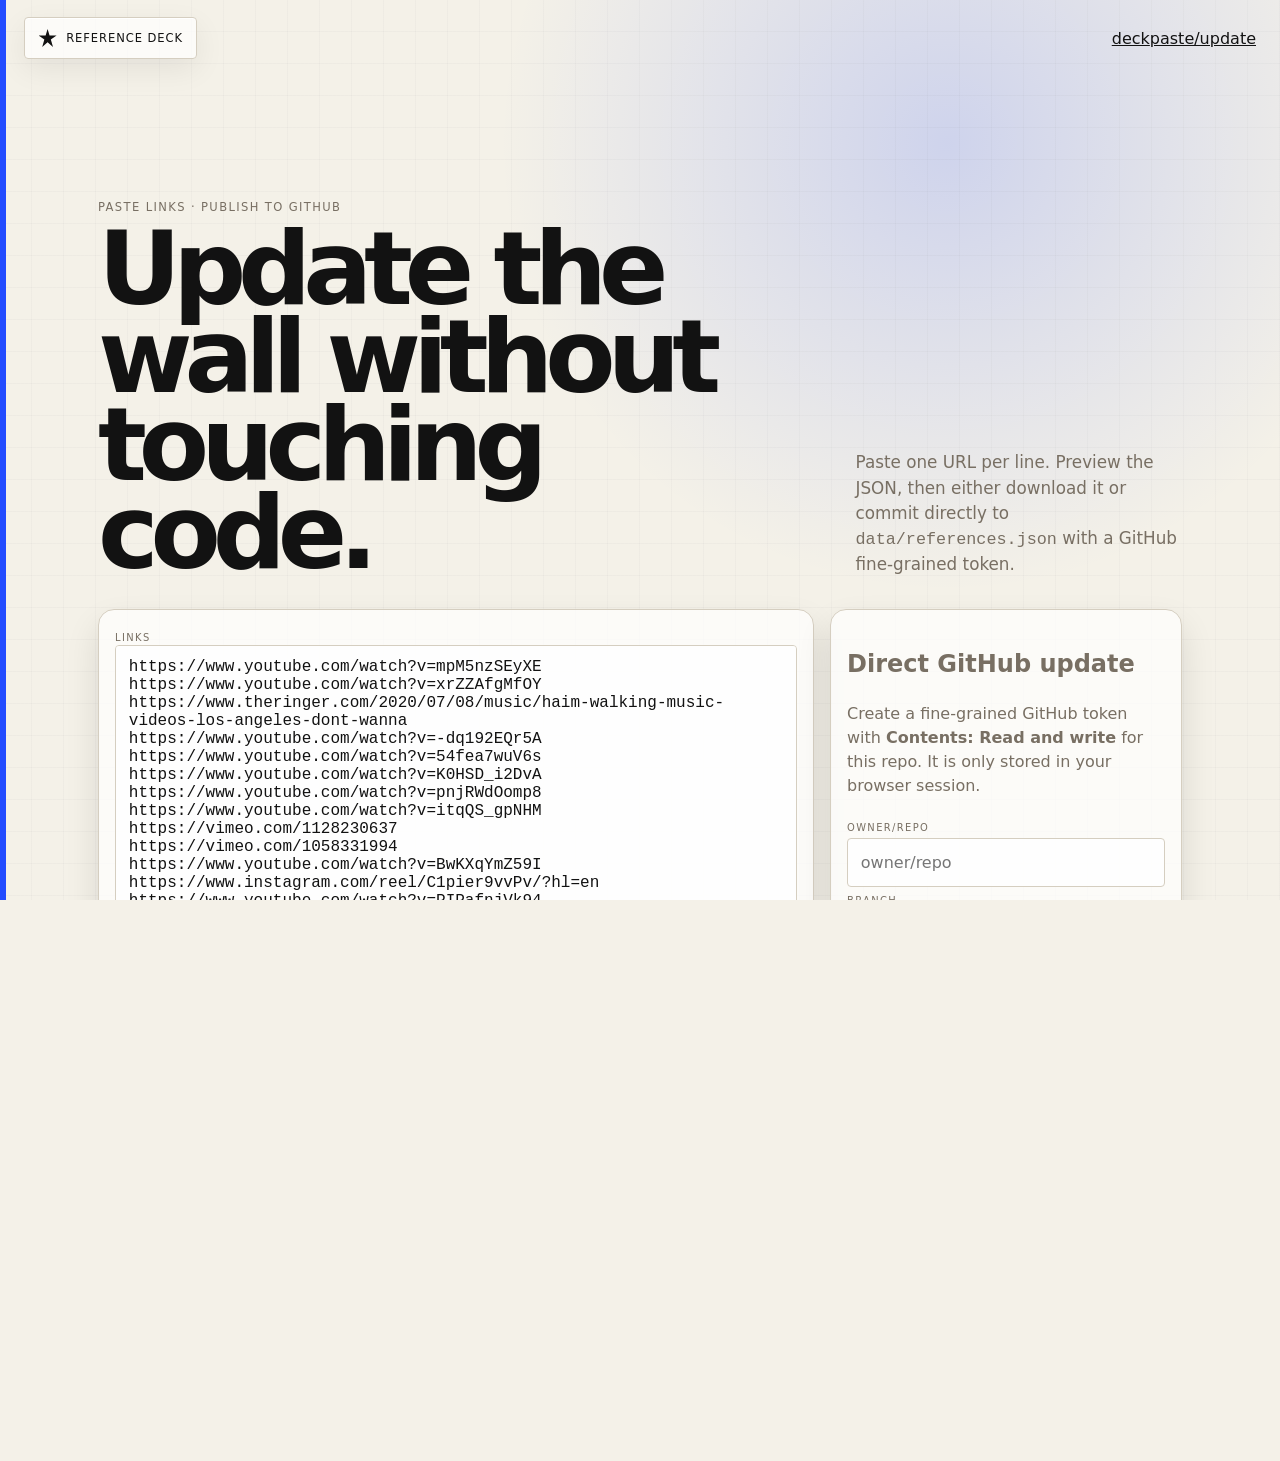
<file: admin.html>
<!doctype html>
<html lang="en">
  <head>
    <meta charset="utf-8" />
    <meta name="viewport" content="width=device-width, initial-scale=1" />
    <title>Update Reference Deck</title>
    <link rel="stylesheet" href="styles.css" />
  </head>
  <body>
    <header class="site-header">
      <a class="brand" href="./"><span class="brand-mark"></span><span>Reference Deck</span></a>
      <nav class="nav"><a href="index.html">deck</a><a href="admin.html">paste/update</a></nav>
    </header>

    <main>
      <section class="hero">
        <div>
          <p class="eyebrow">paste links · publish to GitHub</p>
          <h1>Update the wall without touching code.</h1>
        </div>
        <p class="hero-copy">Paste one URL per line. Preview the JSON, then either download it or commit directly to <code>data/references.json</code> with a GitHub fine-grained token.</p>
      </section>

      <section class="admin-layout">
        <div class="panel">
          <label>
            <span>links</span>
            <textarea id="links" spellcheck="false" placeholder="https://www.youtube.com/watch?v=..."></textarea>
          </label>
          <div class="actions">
            <button id="preview" class="primary" type="button">Preview JSON</button>
            <button id="download" type="button">Download references.json</button>
          </div>
          <p id="status" class="status" role="status"></p>
          <label>
            <span>generated JSON</span>
            <textarea id="json" spellcheck="false"></textarea>
          </label>
        </div>

        <aside class="panel help">
          <h2>Direct GitHub update</h2>
          <p>Create a fine-grained GitHub token with <strong>Contents: Read and write</strong> for this repo. It is only stored in your browser session.</p>
          <label><span>owner/repo</span><input id="repo" placeholder="owner/repo" /></label>
          <label><span>branch</span><input id="branch" value="main" /></label>
          <label><span>token</span><input id="token" type="password" placeholder="github_pat_..." /></label>
          <div class="actions"><button id="commit" class="primary" type="button">Commit to repo</button></div>
          <p>Prefer local? Replace <code>data/references.json</code>, then run <code>git add data/references.json && git commit -m "Update references" && git push</code>.</p>
        </aside>
      </section>
    </main>

    <script type="module" src="admin.js"></script>
  </body>
</html>
</file>
<file: styles.css>
:root {
  --paper: #f4f1e8;
  --ink: #121212;
  --muted: #786f63;
  --rule: #d5cec0;
  --blue: #234cff;
  --red: #ff3b2f;
  --card: rgba(255, 255, 255, 0.82);
  font-family: Inter, ui-sans-serif, system-ui, -apple-system, BlinkMacSystemFont, "Segoe UI", sans-serif;
}

* { box-sizing: border-box; }
html, body { width: 100%; height: 100%; overflow: hidden; }
body {
  margin: 0;
  color: var(--ink);
  background:
    linear-gradient(90deg, transparent 0 31px, rgba(18,18,18,.045) 32px),
    linear-gradient(180deg, transparent 0 31px, rgba(18,18,18,.045) 32px),
    radial-gradient(circle at 74% 16%, rgba(35,76,255,.18), transparent 28rem),
    var(--paper);
  background-size: 32px 32px, 32px 32px, auto, auto;
}
body::before {
  content: "";
  position: fixed;
  inset: 0 auto 0 0;
  width: 6px;
  background: var(--blue);
  z-index: 10;
}
a { color: inherit; }

.topbar {
  position: fixed;
  inset: 14px 18px auto 18px;
  z-index: 20;
  display: grid;
  grid-template-columns: auto minmax(12rem, 28rem) auto;
  gap: 8px;
  align-items: end;
  pointer-events: none;
}
.wordmark, .edit-link, .filter input {
  pointer-events: auto;
  border: 1px solid var(--rule);
  border-radius: 4px;
  background: rgba(255,255,255,.72);
  box-shadow: inset 0 1px 0 rgba(255,255,255,.95), 0 10px 30px rgba(18,18,18,.07);
  backdrop-filter: blur(16px);
}
.wordmark, .edit-link {
  height: 42px;
  display: inline-flex;
  align-items: center;
  gap: .55rem;
  padding: 0 .75rem;
  text-decoration: none;
  font-size: .72rem;
  font-weight: 760;
  letter-spacing: .12em;
  text-transform: uppercase;
  white-space: nowrap;
}
.wordmark span {
  width: 16px;
  height: 16px;
  background: var(--ink);
  clip-path: polygon(50% 0, 61% 36%, 100% 36%, 68% 58%, 80% 100%, 50% 73%, 20% 100%, 32% 58%, 0 36%, 39% 36%);
}
.filter { display: grid; gap: 3px; min-width: 0; }
.filter span, .meta, label span {
  color: var(--muted);
  font-size: .62rem;
  letter-spacing: .14em;
  text-transform: uppercase;
}
input, textarea {
  width: 100%;
  border: 1px solid var(--rule);
  border-radius: 4px;
  background: rgba(255,255,255,.82);
  color: var(--ink);
  padding: .72rem .8rem;
  font: inherit;
}

.stage {
  position: fixed;
  inset: 0;
  padding: 74px 18px 18px 24px;
}
.reference-grid {
  height: 100%;
  display: grid;
  grid-template-columns: repeat(5, minmax(0, 1fr));
  grid-template-rows: repeat(5, minmax(0, 1fr));
  gap: clamp(8px, 1vw, 14px);
  perspective: 1600px;
}
.ref-card {
  min-width: 0;
  min-height: 0;
  transform: translateY(calc((var(--i) % 3) * 3px)) rotate(var(--tilt));
  transition: transform .18s ease, filter .18s ease;
  filter: drop-shadow(0 16px 24px rgba(18,18,18,.13));
}
.ref-card:hover {
  transform: translateY(-8px) rotate(0deg) scale(1.035);
  filter: drop-shadow(0 28px 42px rgba(18,18,18,.20));
  z-index: 5;
}
.ref-link {
  height: 100%;
  display: grid;
  grid-template-rows: minmax(0, 1fr) auto;
  color: inherit;
  text-decoration: none;
  border: 1px solid var(--rule);
  border-radius: 11px;
  background: var(--card);
  overflow: hidden;
}
.thumb-wrap {
  position: relative;
  min-height: 0;
  margin: 8px 8px 0;
  overflow: hidden;
  border-radius: 7px;
  background: #e8e1d6;
}
.thumb {
  width: 100%;
  height: 100%;
  display: block;
  object-fit: cover;
  filter: saturate(.94) contrast(.98);
}
.ref-card:nth-child(4n) .thumb { filter: grayscale(.7) contrast(1.08); }
.ref-card:nth-child(6n) .thumb { filter: saturate(1.2) contrast(1.04); }
.play {
  position: absolute;
  right: 8px;
  bottom: 8px;
  border: 1px solid rgba(18,18,18,.55);
  border-radius: 999px;
  background: rgba(255,255,255,.72);
  padding: .32rem .52rem;
  font-size: .58rem;
  font-weight: 800;
  letter-spacing: .14em;
  text-transform: uppercase;
}
.caption { min-width: 0; padding: 7px 9px 9px; }
.meta { display: flex; justify-content: space-between; gap: .5rem; margin-bottom: 3px; }
.card-title {
  display: -webkit-box;
  -webkit-box-orient: vertical;
  -webkit-line-clamp: 2;
  min-height: 2.16em;
  margin: 0;
  overflow: hidden;
  font-size: clamp(.76rem, .92vw, .98rem);
  line-height: 1.08;
  letter-spacing: -.035em;
}
.type, .note {
  margin: 3px 0 0;
  overflow: hidden;
  color: var(--muted);
  font-size: clamp(.62rem, .72vw, .75rem);
  text-overflow: ellipsis;
  white-space: nowrap;
}
.empty {
  position: fixed;
  inset: 50% auto auto 50%;
  transform: translate(-50%, -50%);
  color: var(--muted);
}

/* Admin page uses the same controls but scrolls because editing long JSON needs room. */
body:has(.admin-layout) { overflow: auto; }
body:has(.admin-layout) .topbar { position: sticky; inset: 0; padding: 14px 18px 0; }
body:has(.admin-layout) main { width: min(1180px, 100%); margin: 0 auto; padding: 7rem clamp(1rem, 4vw, 3rem) 5rem; }
.site-header { height: 76px; display: flex; align-items: center; justify-content: space-between; gap: 1rem; padding: .85rem clamp(.85rem, 2vw, 1.5rem); }
.brand, .admin-link, button, .ghost-button { border: 1px solid var(--rule); border-radius: 4px; background: rgba(255,255,255,.72); box-shadow: inset 0 1px 0 rgba(255,255,255,.95), 0 10px 30px rgba(18,18,18,.07); }
.brand { display: inline-flex; align-items: center; gap: .6rem; padding: .7rem .85rem; text-decoration: none; text-transform: uppercase; letter-spacing: .08em; font-size: .72rem; white-space: nowrap; }
.brand-mark { width: 18px; height: 18px; background: var(--ink); clip-path: polygon(50% 0, 61% 36%, 100% 36%, 68% 58%, 80% 100%, 50% 73%, 20% 100%, 32% 58%, 0 36%, 39% 36%); }
.hero { display: grid; grid-template-columns: minmax(0, 1fr) minmax(17rem, .45fr); gap: 2rem; align-items: end; margin: 0 0 2rem; }
.eyebrow { color: var(--muted); text-transform: uppercase; letter-spacing: .12em; font-size: .72rem; }
h1 { max-width: 900px; margin: 0; font-size: clamp(3rem, 8vw, 7rem); line-height: .86; letter-spacing: -.08em; }
.hero-copy { max-width: 31rem; margin: 0; color: var(--muted); font-size: 1.05rem; line-height: 1.5; }
textarea { min-height: 18rem; resize: vertical; font-family: ui-monospace, SFMono-Regular, Menlo, Consolas, monospace; }
.admin-layout { display: grid; grid-template-columns: minmax(0, 1fr) 22rem; gap: 1rem; align-items: start; }
.panel { border: 1px solid var(--rule); border-radius: 16px; background: rgba(255,255,255,.72); padding: 1rem; box-shadow: 0 16px 34px rgba(18,18,18,.11); }
.actions { display: flex; flex-wrap: wrap; gap: .6rem; margin-top: .8rem; }
button, .ghost-button { cursor: pointer; padding: .8rem 1rem; font: inherit; text-decoration: none; }
button.primary { background: var(--ink); color: white; border-color: var(--ink); }
.help { color: var(--muted); line-height: 1.5; }
.status { min-height: 1.5rem; color: var(--blue); }

@media (max-width: 1120px) {
  .reference-grid { grid-template-columns: repeat(5, minmax(0, 1fr)); grid-template-rows: repeat(5, minmax(0, 1fr)); }
}
@media (max-width: 820px) {
  .topbar { grid-template-columns: 1fr auto; }
  .filter { grid-column: 1 / -1; grid-row: 2; }
  .stage { padding-top: 118px; }
  .reference-grid { grid-template-columns: repeat(3, minmax(0, 1fr)); grid-template-rows: repeat(8, minmax(0, 1fr)); }
  .admin-layout, .hero { grid-template-columns: 1fr; }
}
@media (max-width: 560px) {
  .reference-grid { grid-template-columns: repeat(2, minmax(0, 1fr)); grid-template-rows: repeat(12, minmax(0, 1fr)); }
  .card-title { -webkit-line-clamp: 1; min-height: auto; }
  .type, .note { display: none; }
}
</file>
